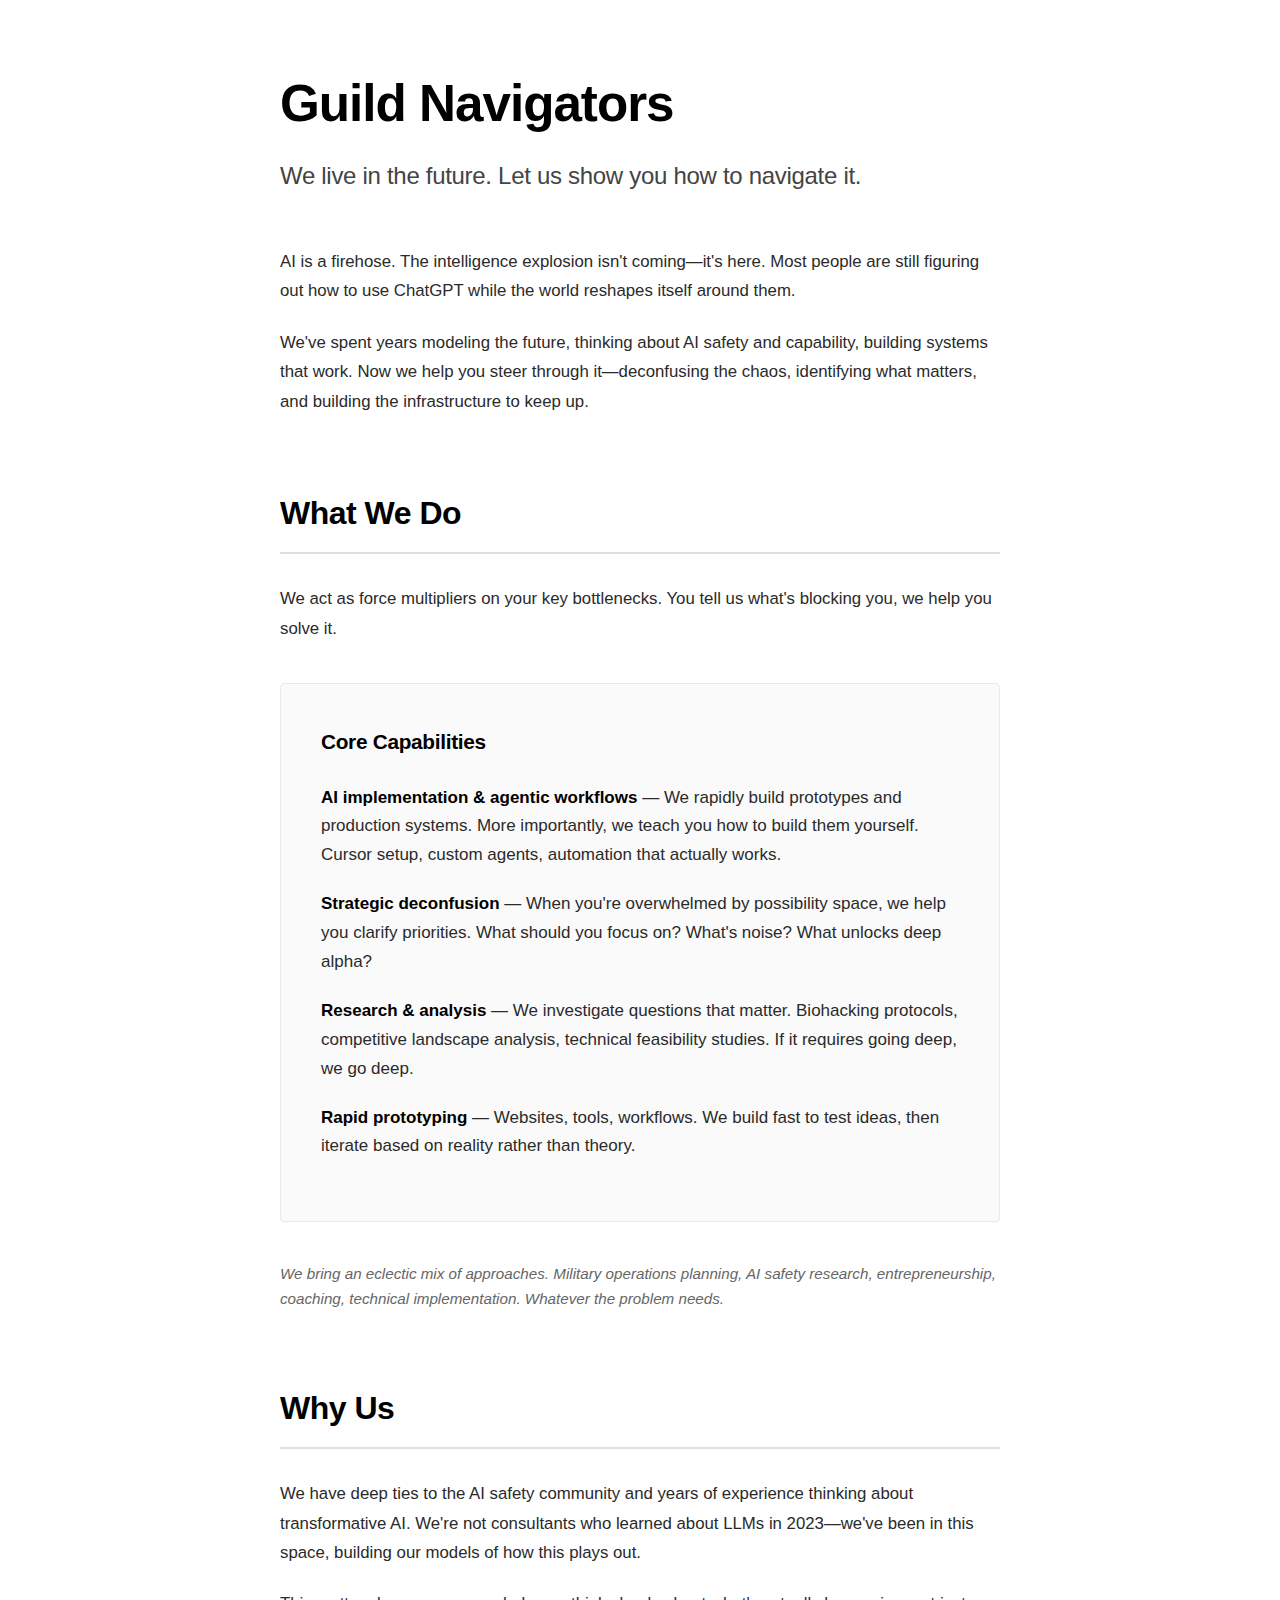
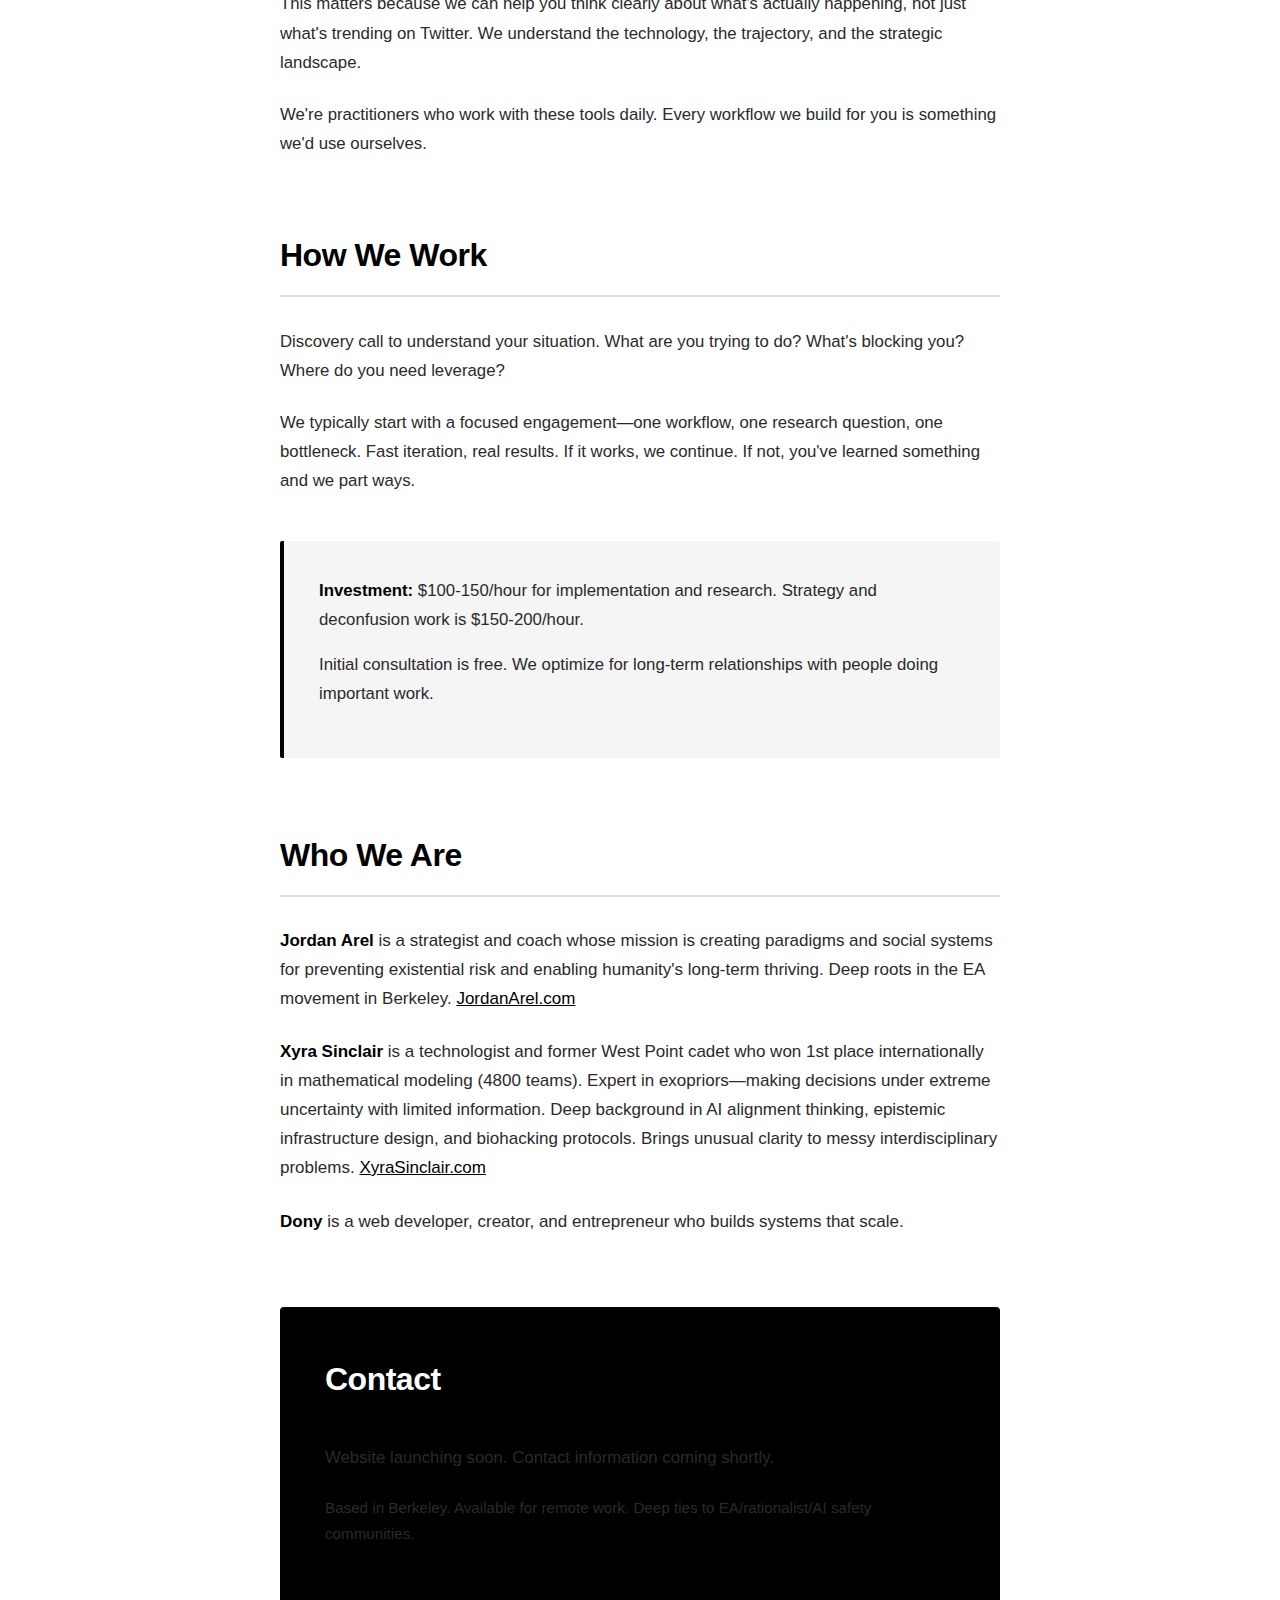
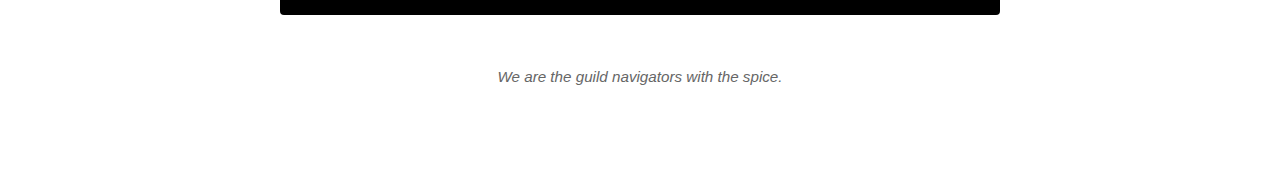
<file: index.html>
<!DOCTYPE html>
<html lang="en">
<head>
 <meta charset="UTF-8">
 <meta name="viewport" content="width=device-width, initial-scale=1.0">
 <title>Guild Navigators - Navigate the AI Future</title>
 <meta name="description" content="AI implementation, strategic deconfusion, and research services. We help you navigate the intelligence explosion.">
 <link rel="stylesheet" href="styles.css">
</head>
<body>
 <div class="container">
 <h1>Guild Navigators</h1>
 <p class="subtitle">We live in the future. Let us show you how to navigate it.</p>

 <p>AI is a firehose. The intelligence explosion isn't coming—it's here. Most people are still figuring out how to use ChatGPT while the world reshapes itself around them.</p>

 <p>We've spent years modeling the future, thinking about AI safety and capability, building systems that work. Now we help you steer through it—deconfusing the chaos, identifying what matters, and building the infrastructure to keep up.</p>

 <h2>What We Do</h2>

 <p>We act as force multipliers on your key bottlenecks. You tell us what's blocking you, we help you solve it.</p>

 <div class="services-list">
 <h3>Core Capabilities</h3>
 <div class="service-item">
 <strong>AI implementation & agentic workflows</strong> — We rapidly build prototypes and production systems. More importantly, we teach you how to build them yourself. Cursor setup, custom agents, automation that actually works.
 </div>
 <div class="service-item">
 <strong>Strategic deconfusion</strong> — When you're overwhelmed by possibility space, we help you clarify priorities. What should you focus on? What's noise? What unlocks deep alpha?
 </div>
 <div class="service-item">
 <strong>Research & analysis</strong> — We investigate questions that matter. Biohacking protocols, competitive landscape analysis, technical feasibility studies. If it requires going deep, we go deep.
 </div>
 <div class="service-item">
 <strong>Rapid prototyping</strong> — Websites, tools, workflows. We build fast to test ideas, then iterate based on reality rather than theory.
 </div>
 </div>

 <p class="meta-note">We bring an eclectic mix of approaches. Military operations planning, AI safety research, entrepreneurship, coaching, technical implementation. Whatever the problem needs.</p>

 <h2>Why Us</h2>

 <p>We have deep ties to the AI safety community and years of experience thinking about transformative AI. We're not consultants who learned about LLMs in 2023—we've been in this space, building our models of how this plays out.</p>

 <p>This matters because we can help you think clearly about what's actually happening, not just what's trending on Twitter. We understand the technology, the trajectory, and the strategic landscape.</p>

 <p>We're practitioners who work with these tools daily. Every workflow we build for you is something we'd use ourselves.</p>

 <h2>How We Work</h2>

 <p>Discovery call to understand your situation. What are you trying to do? What's blocking you? Where do you need leverage?</p>

 <p>We typically start with a focused engagement—one workflow, one research question, one bottleneck. Fast iteration, real results. If it works, we continue. If not, you've learned something and we part ways.</p>

 <div class="pricing">
 <p><strong>Investment:</strong> $100-150/hour for implementation and research. Strategy and deconfusion work is $150-200/hour.</p>
 <p>Initial consultation is free. We optimize for long-term relationships with people doing important work.</p>
 </div>

 <h2>Who We Are</h2>

 <div class="service-item" style="margin: 25px 0;">
 <strong>Jordan Arel</strong> is a strategist and coach whose mission is creating paradigms and social systems for preventing existential risk and enabling humanity's long-term thriving. Deep roots in the EA movement in Berkeley. <a href="https://JordanArel.com" style="color: #000; text-decoration: underline;">JordanArel.com</a>
 </div>

 <div class="service-item" style="margin: 25px 0;">
 <strong>Xyra Sinclair</strong> is a technologist and former West Point cadet who won 1st place internationally in mathematical modeling (4800 teams). Expert in exopriors—making decisions under extreme uncertainty with limited information. Deep background in AI alignment thinking, epistemic infrastructure design, and biohacking protocols. Brings unusual clarity to messy interdisciplinary problems. <a href="https://XyraSinclair.com" style="color: #000; text-decoration: underline;">XyraSinclair.com</a>
 </div>

 <div class="service-item" style="margin: 25px 0;">
 <strong>Dony</strong> is a web developer, creator, and entrepreneur who builds systems that scale.
 </div>

 <div class="contact">
 <h2>Contact</h2>
 <p>Website launching soon. Contact information coming shortly.</p>
 <p style="margin-top: 20px; font-size: 0.95rem;">Based in Berkeley. Available for remote work. Deep ties to EA/rationalist/AI safety communities.</p>
 </div>

 <p class="meta-note" style="margin-top: 50px; text-align: center;">
 We are the guild navigators with the spice.
 </p>
 </div>
</body>
</html>
</file>
<file: styles.css>
* {
 margin: 0;
 padding: 0;
 box-sizing: border-box;
}

body {
 font-family: -apple-system, BlinkMacSystemFont, 'Segoe UI', 'Helvetica Neue', Arial, sans-serif;
 line-height: 1.7;
 color: #1a1a1a;
 background: #ffffff;
 padding: 60px 20px;
 font-size: 17px;
}

.container {
 max-width: 720px;
 margin: 0 auto;
}

h1 {
 font-size: 3.2rem;
 margin-bottom: 8px;
 font-weight: 700;
 letter-spacing: -1px;
 color: #000;
}

.subtitle {
 font-size: 1.5rem;
 margin-bottom: 50px;
 color: #444;
 font-weight: 400;
 letter-spacing: -0.3px;
}

h2 {
 font-size: 2rem;
 margin: 70px 0 30px 0;
 font-weight: 700;
 border-bottom: 2px solid #e0e0e0;
 padding-bottom: 12px;
 letter-spacing: -0.5px;
 color: #000;
}

p {
 margin-bottom: 22px;
 font-size: 1.05rem;
 color: #2a2a2a;
 line-height: 1.75;
}

.services-list {
 background: #fafafa;
 padding: 40px;
 margin: 40px 0;
 border-radius: 4px;
 border: 1px solid #e8e8e8;
}

.services-list h3 {
 font-weight: 700;
 margin-bottom: 24px;
 font-size: 1.3rem;
 color: #000;
 letter-spacing: -0.3px;
}

.service-item {
 margin: 20px 0;
 padding-left: 0;
 line-height: 1.7;
 color: #2a2a2a;
}

.service-item strong {
 font-weight: 700;
 color: #000;
}

.meta-note {
 font-size: 0.95rem;
 color: #666;
 font-style: italic;
 margin: 25px 0;
 line-height: 1.6;
}

.pricing {
 background: #f5f5f5;
 border-left: 4px solid #000;
 padding: 35px;
 margin: 45px 0;
 border-radius: 2px;
}

.pricing p {
 margin-bottom: 15px;
}

.pricing strong {
 font-weight: 700;
 color: #000;
}

.contact {
 margin-top: 70px;
 padding: 45px;
 background: #000;
 color: #fff;
 border-radius: 4px;
}

.contact h2 {
 border: none;
 color: #fff;
 margin-top: 0;
 margin-bottom: 25px;
}

.contact a {
 color: #fff;
 text-decoration: none;
 border-bottom: 2px solid #fff;
 font-weight: 600;
}

.contact a:hover {
 opacity: 0.85;
}

.team-note {
 background: #fffef5;
 padding: 30px;
 margin: 35px 0;
 border-left: 4px solid #daa520;
 border-radius: 2px;
 font-size: 1rem;
}

.team-note strong {
 font-weight: 700;
 color: #000;
}

@media (max-width: 768px) {
 body {
 padding: 20px 10px;
 }

 h1 {
 font-size: 1.8rem;
 }

 h2 {
 font-size: 1.4rem;
 }
}
</file>
